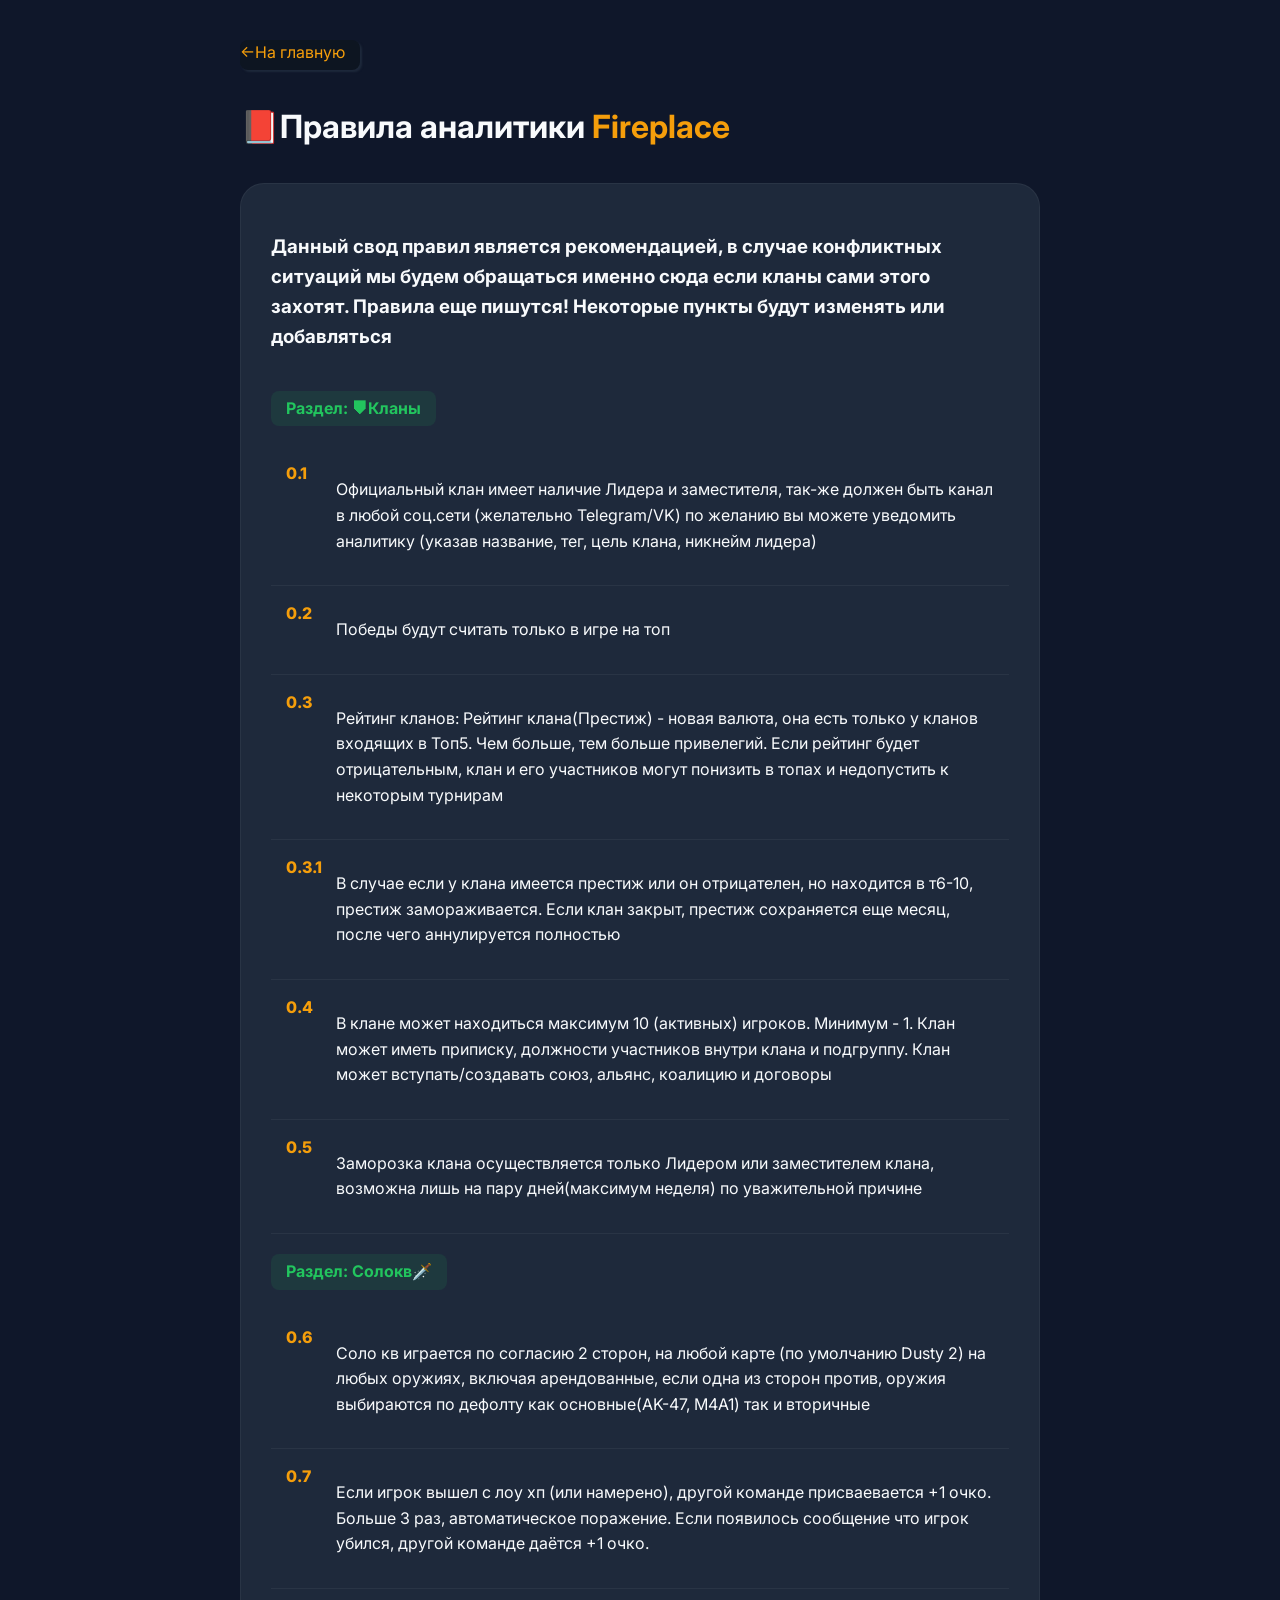
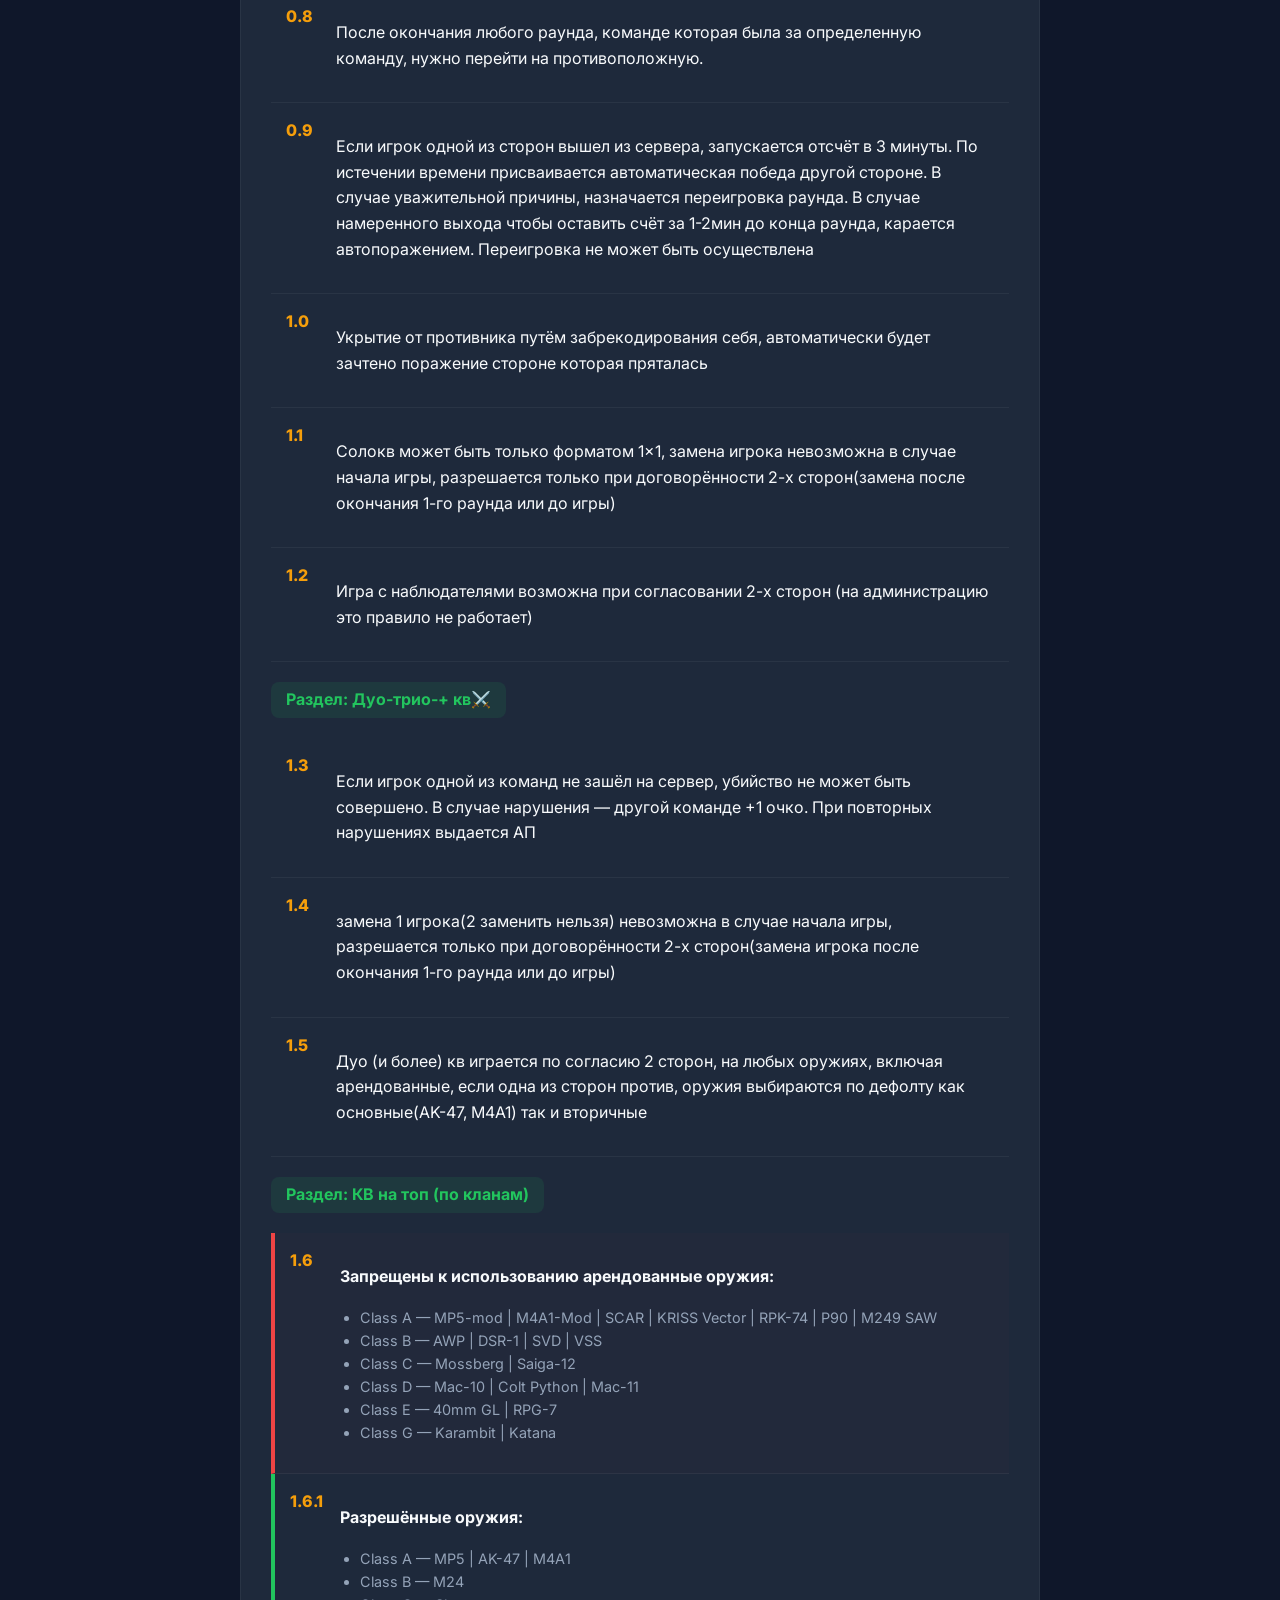
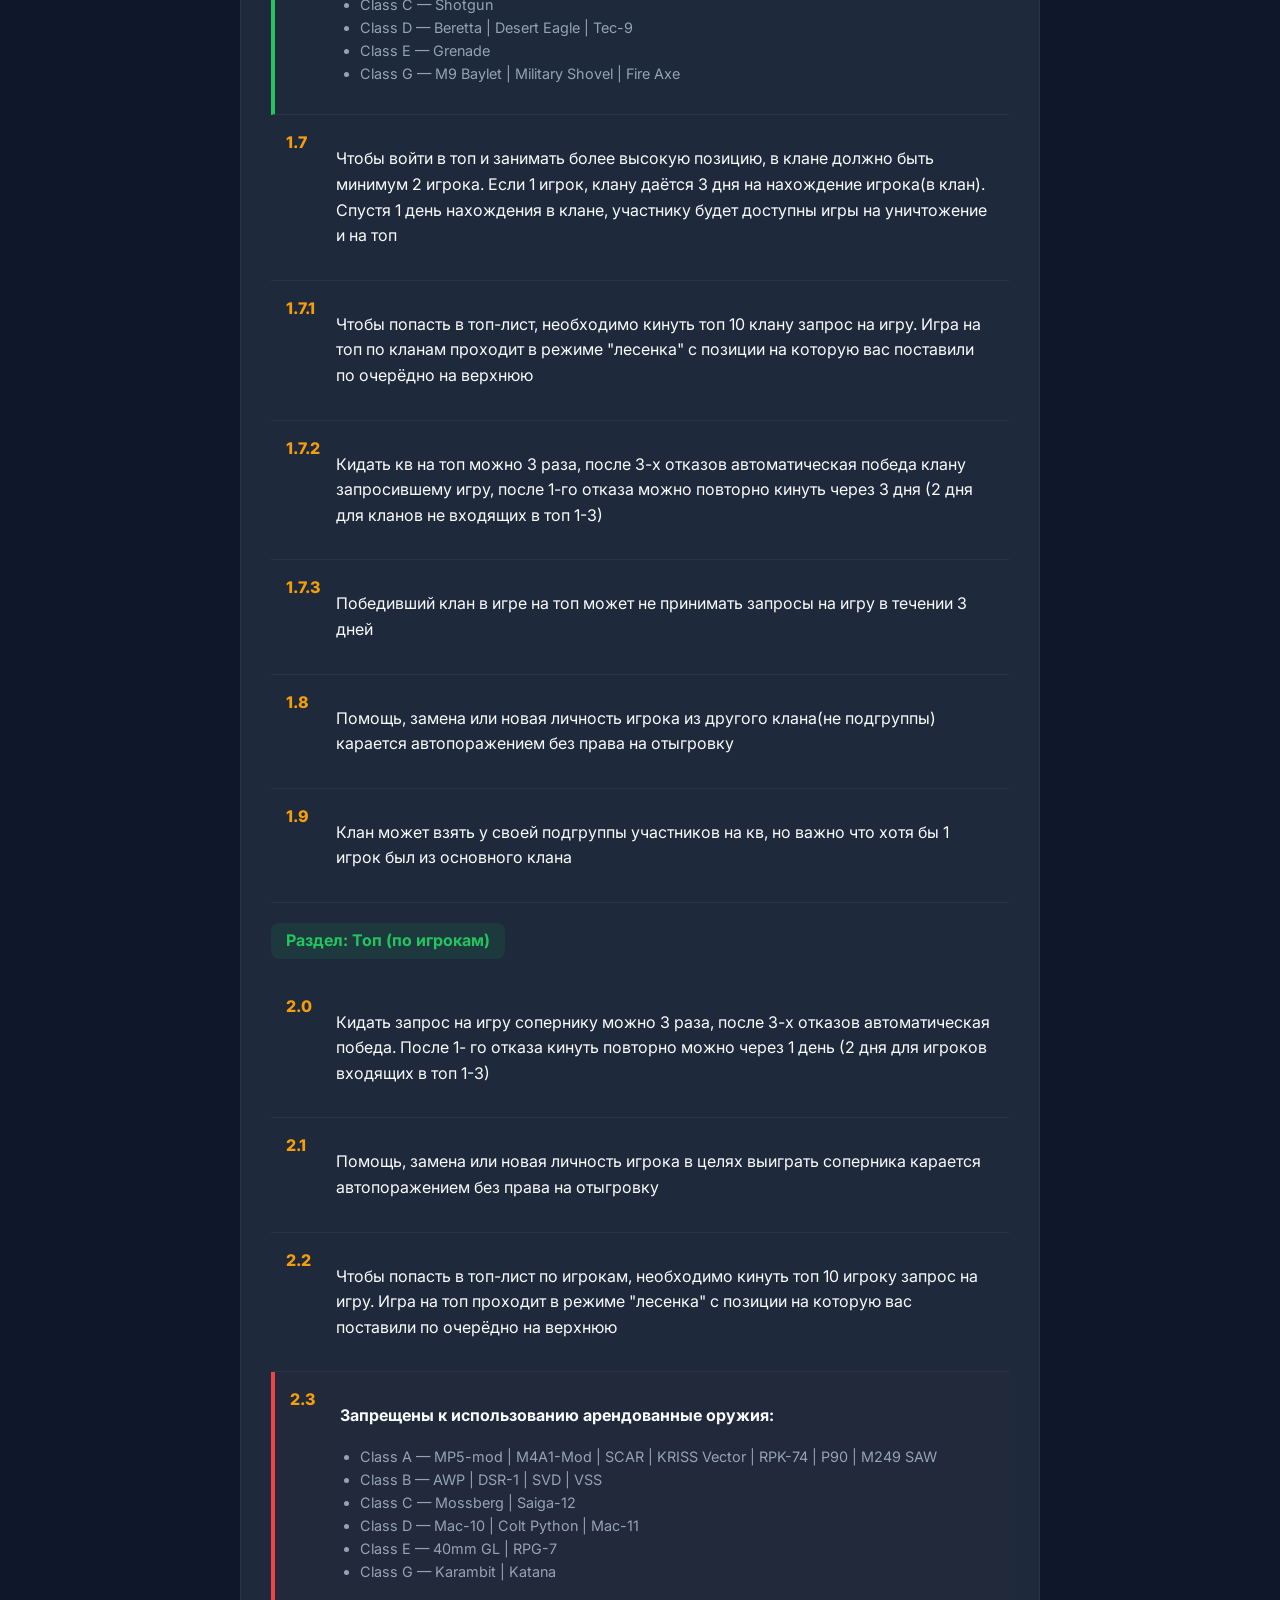
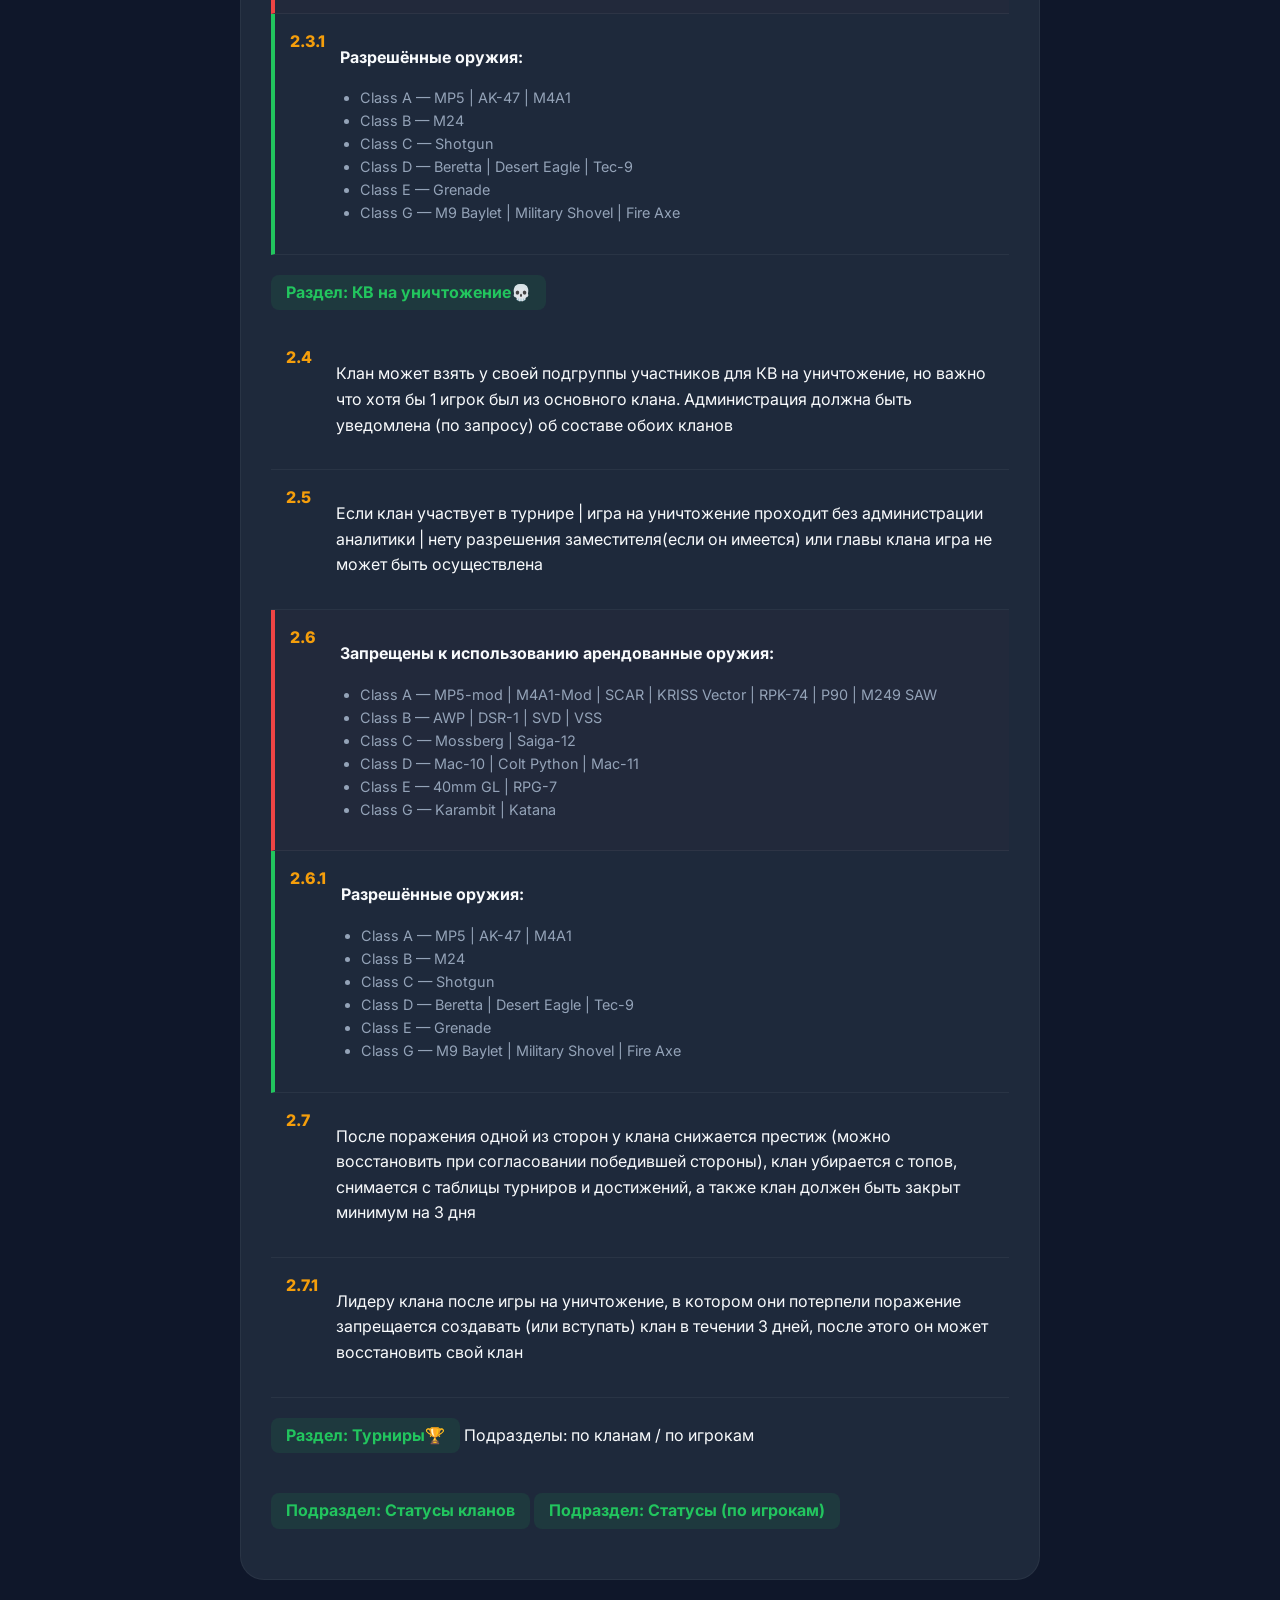
<file: Pages/Rules/rules.html>
<!DOCTYPE html>
<html lang="ru">
<head>
    <meta charset="UTF-8">
    <meta name="viewport" content="width=device-width, initial-scale=1.0">
    <title>Pixel Combats 2 - Правила</title>
    <link href="https://fonts.googleapis.com/css2?family=Inter:wght@400;600;800&display=swap" rel="stylesheet">
    <link rel="stylesheet" href="rules.css">
    <link rel="icon" href="/img/icon/PC2-icon.webp">
</head>
<body>
    <div class="container">
        <header>
            <a href="../../index.html" class="back-link">←На главную</a>
            <h1>📕Правила аналитики <span>Fireplace</span></h1>
        </header>

        <section class="rules-box">
            <h3>Данный свод правил является рекомендацией, в случае конфликтных ситуаций мы будем обращаться именно сюда если кланы сами этого захотят. Правила еще пишутся! Некоторые пункты будут изменять или добавляться</h3>
<!-- Раздел Кланы -->
            <div class="section-tag">Раздел: ⛊Кланы</div>
            <div class="rule-item">
                <span class="num">0.1</span>
                <p>Официальный клан имеет наличие Лидера и заместителя, так-же должен быть канал в любой соц.сети (желательно Telegram/VK) по желанию вы можете уведомить аналитику (указав название, тег, цель клана, никнейм лидера)</p>
            </div>
            <div class="rule-item">
                <span class="num">0.2</span>
                <p>Победы будут считать только в игре на топ</p>
            </div>
            <div class="rule-item">
                <span class="num">0.3</span>
                <p>Рейтинг кланов: Рейтинг клана(Престиж) - новая валюта, она есть только у кланов входящих в Топ5. Чем больше, тем больше привелегий. Если рейтинг будет отрицательным, клан и его участников могут понизить в топах и недопустить к некоторым турнирам</p>
            </div>
            <div class="rule-item">
                <span class="num">0.3.1</span>
                <p>В случае если у клана имеется престиж или он отрицателен, но находится в т6-10, престиж замораживается. Если клан закрыт, престиж сохраняется еще месяц, после чего аннулируется полностью</p>
            </div>
            <div class="rule-item">
                <span class="num">0.4</span>
                <p>В клане может находиться максимум 10 (активных) игроков. Минимум - 1. Клан может иметь приписку, должности участников внутри клана и подгруппу. Клан может вступать/создавать союз, альянс, коалицию и договоры</p>
            </div>
            <div class="rule-item">
                <span class="num">0.5</span>
                <p>Заморозка клана осуществляется только Лидером или заместителем клана, возможна лишь на пару дней(максимум неделя) по уважительной причине</p>
            </div>
            
<!-- Раздел СОЛОКВ -->
            <div class="section-tag">Раздел: Солокв🗡️</div>
            
            <div class="rule-item">
                <span class="num">0.6</span>
                <p>Соло кв играется по согласию 2 сторон, на любой карте (по умолчанию Dusty 2) на любых оружиях, включая арендованные, если одна из сторон против, оружия выбираются по дефолту как основные(AK-47, M4A1) так и вторичные</p>
            </div>
            <div class="rule-item">
                <span class="num">0.7</span>
                <p>Если игрок вышел c лоу хп (или намерено), другой команде присваевается +1 очко. Больше 3 раз, автоматическое поражение. Если появилось сообщение что игрок убился, другой команде даётся +1 очко.</p>
            </div>
            <div class="rule-item">
                <span class="num">0.8</span>
                <p>После окончания любого раунда, команде которая была за определенную команду, нужно перейти на противоположную.</p>
            </div>
            <div class="rule-item">
                <span class="num">0.9</span>
                <p>Если игрок одной из сторон вышел из сервера, запускается отсчёт в 3 минуты. По истечении времени присваивается автоматическая победа другой стороне. В случае уважительной причины, назначается переигровка раунда. В случае намеренного выхода чтобы оставить счёт за 1-2мин до конца раунда, карается автопоражением. Переигровка не может быть осуществлена</p>
            </div>
            <div class="rule-item">
                <span class="num">1.0</span>
                <p>Укрытие от противника путём забрекодирования себя, автоматически будет зачтено поражение стороне которая пряталась</p>
            </div>
            <div class="rule-item">
                <span class="num">1.1</span>
                <p>Солокв может быть только форматом 1×1, замена игрока невозможна в случае начала игры, разрешается только при договорённости 2-х сторон(замена после окончания 1-го раунда или до игры) </p>
            </div>
            <div class="rule-item">
                <span class="num">1.2</span>
                <p>Игра с наблюдателями возможна при согласовании 2-х сторон (на администрацию это правило не работает)</p>
            </div>
            
<!-- Разделы дуо-трио кв -->
            <div class="section-tag">Раздел: Дуо-трио-+ кв⚔️</div>

            <div class="rule-item">
                <span class="num">1.3</span>
                <p>Если игрок одной из команд не зашёл на сервер, убийство не может быть совершено. В случае нарушения — другой команде +1 очко. При повторных нарушениях выдается АП</p>
            </div>
            <div class="rule-item">
                <span class="num">1.4</span>
                <p>замена 1 игрока(2 заменить нельзя) невозможна в случае начала игры, разрешается только при договорённости 2-х сторон(замена игрока после окончания 1-го раунда или до игры)</p>
            </div>
            <div class="rule-item">
                <span class="num">1.5</span>
                <p>Дуо (и более) кв играется по согласию 2 сторон, на любых оружиях, включая арендованные, если одна из сторон против, оружия выбираются по дефолту как основные(AK-47, M4A1) так и вторичные</p>
            </div>
            <!-- Раздел Кв на Топ -->
            <div class="section-tag">Раздел: КВ на топ (по кланам)</div>
            <div class="rule-item danger">
                <span class="num">1.6</span>
                <div>
                    <p><strong>Запрещены к использованию арендованные оружия:</strong></p>
                    <ul>
                        <li>Class A — MP5-mod | M4A1-Mod | SCAR | KRISS Vector | RPK-74 | P90 | M249 SAW</li>
                        <li>Class B — AWP | DSR-1 | SVD | VSS</li>
                        <li>Class C — Mossberg | Saiga-12</li>
                        <li>Class D — Mac-10 | Colt Python | Mac-11</li>
                        <li>Class E — 40mm GL | RPG-7</li>
                        <li>Class G — Karambit | Katana</li>
                    </ul>
                </div>
            </div>
            <div class="rule-item success">
                <span class="num">1.6.1</span>
                <div>
                    <p><strong>Разрешённые оружия:</strong></p>
                    <ul>
                        <li>Class A — MP5 | AK-47 | M4A1</li>
                        <li>Class B — M24</li>
                        <li>Class C — Shotgun</li>
                        <li>Class D — Beretta | Desert Eagle | Tec-9</li>
                        <li>Class E — Grenade</li>
                        <li>Class G — M9 Baylet | Military Shovel | Fire Axe</li>
                    </ul>
                </div>
            </div>
            <div class="rule-item">
                <span class="num">1.7</span>
                <p>Чтобы войти в топ и занимать более высокую позицию, в клане должно быть минимум 2 игрока. Если 1 игрок, клану даётся 3 дня на нахождение игрока(в клан). Спустя 1 день нахождения в клане, участнику будет доступны игры на уничтожение и на топ</p>
            </div>
            <div class="rule-item">
                <span class="num">1.7.1</span>
                <p>Чтобы попасть в топ-лист, необходимо кинуть топ 10 клану запрос на игру. Игра на топ по кланам проходит в режиме "лесенка" с позиции на которую вас поставили по очерёдно на верхнюю</p>
            </div>
            <div class="rule-item">
                <span class="num">1.7.2</span>
                <p>Кидать кв на топ можно 3 раза, после 3-х отказов автоматическая победа клану запросившему игру, после 1-го отказа можно повторно кинуть через 3 дня (2 дня для кланов не входящих в топ 1-3)</p>
            </div>
            <div class="rule-item">
                <span class="num">1.7.3</span>
                <p>Победивший клан в игре на топ может не принимать запросы на игру в течении 3 дней</p>
            </div>
            <div class="rule-item">
                <span class="num">1.8</span>
                <p>Помощь, замена или новая личность игрока из другого клана(не подгруппы) карается автопоражением без права на отыгровку</p>
            </div>
            <div class="rule-item">
                <span class="num">1.9</span>
                <p>Клан может взять у своей подгруппы участников на кв, но важно что хотя бы 1 игрок был из основного клана</p>
            </div>
            
            
          <!-- Раздел Топ по игрокам -->
            <div class="section-tag">Раздел: Топ (по игрокам)</div>
<div class="rule-item">
                <span class="num">2.0</span>
                <p>Кидать запрос на игру сопернику можно 3 раза, после 3-х отказов автоматическая победа. После 1- го отказа кинуть повторно можно через 1 день (2 дня для игроков входящих в топ 1-3)</p>
            </div>
            <div class="rule-item">
                <span class="num">2.1</span>
                <p>Помощь, замена или новая личность игрока в целях выиграть соперника карается автопоражением без права на отыгровку</p>
            </div>
            <div class="rule-item">
                <span class="num">2.2</span>
                <p>Чтобы попасть в топ-лист по игрокам, необходимо кинуть топ 10 игроку запрос на игру. Игра на топ проходит в режиме "лесенка" с позиции на которую вас поставили по очерёдно на верхнюю</p>
            </div>
             <div class="rule-item danger">
                <span class="num">2.3</span>
                <div>
                    <p><strong>Запрещены к использованию арендованные оружия:</strong></p>
                    <ul>
                        <li>Class A — MP5-mod | M4A1-Mod | SCAR | KRISS Vector | RPK-74 | P90 | M249 SAW</li>
                        <li>Class B — AWP | DSR-1 | SVD | VSS</li>
                        <li>Class C — Mossberg | Saiga-12</li>
                        <li>Class D — Mac-10 | Colt Python | Mac-11</li>
                        <li>Class E — 40mm GL | RPG-7</li>
                        <li>Class G — Karambit | Katana</li>
                    </ul>
                </div>
            </div>
            <div class="rule-item success">
                <span class="num">2.3.1</span>
                <div>
                    <p><strong>Разрешённые оружия:</strong></p>
                    <ul>
                        <li>Class A — MP5 | AK-47 | M4A1</li>
                        <li>Class B — M24</li>
                        <li>Class C — Shotgun</li>
                        <li>Class D — Beretta | Desert Eagle | Tec-9</li>
                        <li>Class E — Grenade</li>
                        <li>Class G — M9 Baylet | Military Shovel | Fire Axe</li>
                    </ul>
                </div>
            </div>
<!-- Раздел КВ на уничтожение -->
            <div class="section-tag">Раздел: КВ на уничтожение💀</div>
            <div class="rule-item">
                <span class="num">2.4</span>
                <p>Клан может взять у своей подгруппы участников для КВ на уничтожение, но важно что хотя бы 1 игрок был из основного клана. Администрация должна быть уведомлена (по запросу) об  составе обоих кланов</p>
            </div>
            <div class="rule-item">
                <span class="num">2.5</span>
                <p>Если клан участвует в турнире | игра на уничтожение проходит без администрации аналитики | нету разрешения заместителя(если он имеется) или главы клана  игра не может быть осуществлена</p>
            </div>
             <div class="rule-item danger">
                <span class="num">2.6</span>
                <div>
                    <p><strong>Запрещены к использованию арендованные оружия:</strong></p>
                    <ul>
                        <li>Class A — MP5-mod | M4A1-Mod | SCAR | KRISS Vector | RPK-74 | P90 | M249 SAW</li>
                        <li>Class B — AWP | DSR-1 | SVD | VSS</li>
                        <li>Class C — Mossberg | Saiga-12</li>
                        <li>Class D — Mac-10 | Colt Python | Mac-11</li>
                        <li>Class E — 40mm GL | RPG-7</li>
                        <li>Class G — Karambit | Katana</li>
                    </ul>
                </div>
            </div>

            <div class="rule-item success">
                <span class="num">2.6.1</span>
                <div>
                    <p><strong>Разрешённые оружия:</strong></p>
                    <ul>
                        <li>Class A — MP5 | AK-47 | M4A1</li>
                        <li>Class B — M24</li>
                        <li>Class C — Shotgun</li>
                        <li>Class D — Beretta | Desert Eagle | Tec-9</li>
                        <li>Class E — Grenade</li>
                        <li>Class G — M9 Baylet | Military Shovel | Fire Axe</li>
                    </ul>
                </div>
            </div>
            <div class="rule-item">
                <span class="num">2.7</span>
                <p>После поражения одной из сторон у клана снижается престиж (можно восстановить при согласовании победившей стороны), клан убирается с топов, снимается с таблицы турниров и достижений, а также клан должен быть закрыт минимум на 3 дня</p>
            </div>
            <div class="rule-item">
                <span class="num">2.7.1</span>
                <p>Лидеру клана после игры на уничтожение, в котором они потерпели поражение запрещается создавать (или вступать) клан в течении 3 дней, после этого он может восстановить свой клан</p>
            </div>
<!-- Раздел Турниры -->
            <div class="section-tag">Раздел: Турниры🏆</div>
            Подразделы: по кланам / по игрокам
            <!-- Раздел Статусы -->
            <div class="section-tag">Подраздел: Статусы кланов</div>
            <!-- Раздел Статусы (по игрокам) -->
            <div class="section-tag">Подраздел: Статусы (по игрокам)</div>
        </section>
    </div>
    
    <script src="/Scripts/script.js"></script>
</body>
</html>
</file>
<file: Pages/Rules/rules.css>
:root {
  --bg: #0f172a;
  --card: #1e293b;
  --accent: #f59e0b;
  --text: #f8fafc;
  --dim: #94a3b8;
  /*  */
  --bg-color: #0f172a;
  --card-bg: #1e293b;
  --accent-orange: #f59e0b;
  --accent-green: #22c55e;
  --text-main: #f8fafc;
  --text-dim: #94a3b8;
  --nav-bg: rgba(3, 10, 26, 0.8);
}
  
body {
  background-color: var(--bg);
  color: var(--text);
  font-family: 'Inter', sans-serif;
  line-height: 1.6;
  margin: 0;
  padding: 20px;
}
.container {
  max-width: 800px;
  margin: 0 auto;
}
header {
  margin-bottom: 30px;
  padding-top: 20px;
}
.back-link {
  color: var(--accent);
  width: 120px;
  height: 30px;
  background: #0d1521;
  border-radius: 8px;
  text-decoration: none;
  font-size: 1rem;
  display: inline-block;
  margin-bottom: 10px;
  box-shadow: #1e293b 2px 2px 2px;
}
h1 span { color: var(--accent); }
.rules-box {
  background: var(--card);
  padding: 30px;
  border-radius: 24px;
  border: 1px solid rgba(255, 255, 255, 0.05);
}

.section-tag {
  background: rgba(34, 197, 94, 0.1);
  color: #22c55e;
  padding: 5px 15px;
  border-radius: 8px;
  display: inline-block;
  font-weight: bold;
  margin: 20px 0;
}
.rule-item {
  display: flex;
  gap: 15px;
  padding: 15px;
  border-bottom: 1px solid rgba(255, 255, 255, 0.05);
}
.num {
  color: var(--accent);
  font-weight: 800;
  min-width: 35px;
}
.rule-item ul {
  margin-top: 10px;
  padding-left: 20px;
  color: var(--dim);
  font-size: 0.9rem;
}
.danger { 
	border-left: 4px solid #ef4444;
	background: rgba(239, 68, 68, 0.02);
}
.success {
	border-left: 4px solid #22c55e;
	background: rgba(34, в197, 94, 0.02);
}
/*Под мобилки*/
@media (max-width: 600px) {
  .rule-item { flex-direction: column; gap: 5px; }
  .rules-box { padding: 15px; }
}
</file>
